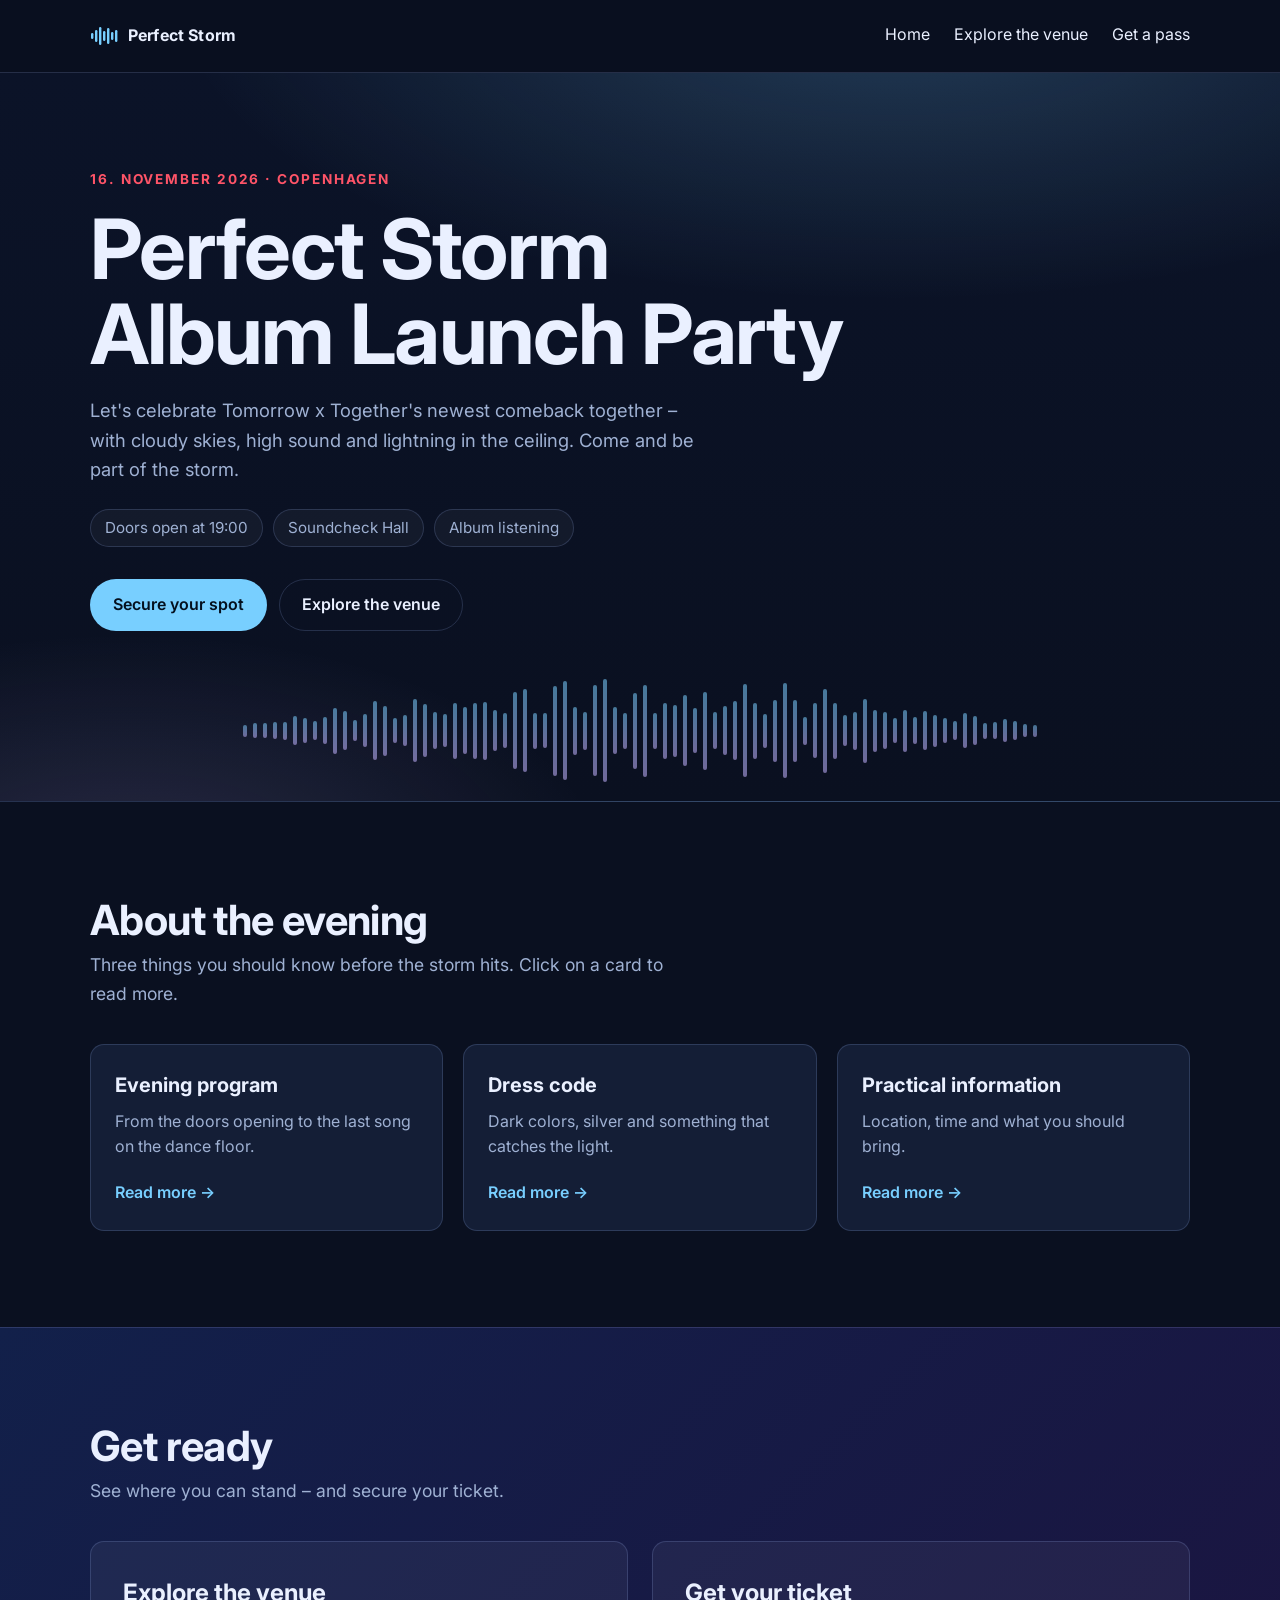
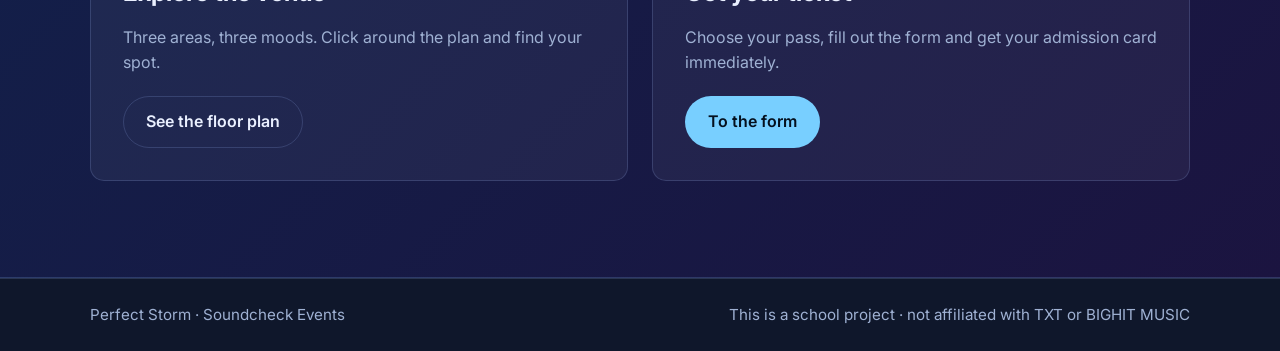
<file: Main_file/index.html>
<!doctype html>
<html lang="en">
  <head>
    <meta charset="utf-8" />
    <meta name="viewport" content="width=device-width, initial-scale=1" />
    <title>Home | Perfect Storm Launch Party</title>
    <meta name="description" content="Launch party for TXT's nye album PERFECT STORM – med albumlytning, lys og dans." />
    <link rel="preconnect" href="https://fonts.googleapis.com" />
    <link rel="preconnect" href="https://fonts.gstatic.com" crossorigin />
    <link href="https://fonts.googleapis.com/css2?family=Inter:wght@400;500;600;700;800&display=swap" rel="stylesheet" />
    <link rel="stylesheet" href="css/style.css" />
    <script src="js/config.js" defer></script>
    <script src="js/components.js" defer></script>
    <script src="js/forside.js" defer></script>
  </head>
  <body data-page="forside">
    <div id="site-header"></div>

    <main id="main">
      <!-- Hero -->
      <section class="hero" aria-labelledby="hero-title">
        <div class="container hero-inner">
          <p class="eyebrow">16. november 2026 · Copenhagen</p>
          <h1 id="hero-title">Perfect Storm<br />Album Launch Party</h1>
          <p class="lead">Let's celebrate Tomorrow x Together's newest comeback together – with cloudy skies, high sound and lightning in the ceiling. Come and be part of the storm.</p>
          <ul class="chips">
            <li>Doors open at 19:00</li>
            <li>Soundcheck Hall</li>
            <li>Album listening</li>
          </ul>
          <div class="hero-actions">
            <a class="btn btn-primary" href="formular.html">Secure your spot</a>
            <a class="btn btn-ghost" href="svg.html">Explore the venue</a>
          </div>
        </div>
        <div class="hero-wave" aria-hidden="true"></div>
      </section>

      <!-- Section with popup-articles -->
      <section class="section" aria-labelledby="about-title">
        <div class="container">
          <div class="section-head">
            <h2 id="about-title">About the evening</h2>
            <p class="sub">Three things you should know before the storm hits. Click on a card to read more.</p>
          </div>
          <div class="cards">
            <button class="card" type="button" data-popup="popup-program" aria-haspopup="dialog">
              <h3>Evening program</h3>
              <p>From the doors opening to the last song on the dance floor.</p>
              <span class="more">Read more →</span>
            </button>
            <button class="card" type="button" data-popup="popup-dresscode" aria-haspopup="dialog">
              <h3>Dress code</h3>
              <p>Dark colors, silver and something that catches the light.</p>
              <span class="more">Read more →</span>
            </button>
            <button class="card" type="button" data-popup="popup-praktisk" aria-haspopup="dialog">
              <h3>Practical information</h3>
              <p>Location, time and what you should bring.</p>
              <span class="more">Read more →</span>
            </button>
          </div>
        </div>
      </section>

      <!-- Teaser for the SVG -->
      <section class="section band" aria-labelledby="teaser-title">
        <div class="container">
          <div class="section-head">
            <h2 id="teaser-title">Get ready</h2>
            <p class="sub">See where you can stand – and secure your ticket.</p>
          </div>
          <div class="teasers">
            <article class="teaser">
              <h3>Explore the venue</h3>
              <p>Three areas, three moods. Click around the plan and find your spot.</p>
              <a class="btn btn-ghost" href="svg.html">See the floor plan</a>
            </article>
            <article class="teaser">
              <h3>Get your ticket</h3>
              <p>Choose your pass, fill out the form and get your admission card immediately.</p>
              <a class="btn btn-primary" href="formular.html">To the form</a>
            </article>
          </div>
        </div>
      </section>
    </main>

    <div id="site-footer"></div>

    <!-- Popup -->
    <dialog class="popup" id="popup-program" aria-labelledby="popup-program-title">
      <div class="popup-body">
        <button class="popup-close" type="button" data-close aria-label="Close">×</button>
        <article>
          <p class="eyebrow">Article</p>
          <h2 id="popup-program-title">Evening program</h2>
          <p>We start gently and end with bass in the chest.</p>
          <ul class="timeline">
            <li><time>19.00</time><span>The doors open. Welcome drink and pictures by the photo wall.</span></li>
            <li><time>20.00</time><span>The lights go down, and we play the entire album from start to finish.</span></li>
            <li><time>21.15</time><span>The dance floor opens with songs from the entire TXT universe.</span></li>
            <li><time>23.00</time><span>The last song. Thank you for tonight.</span></li>
          </ul>
        </article>
      </div>
    </dialog>

    <dialog class="popup" id="popup-dresscode" aria-labelledby="popup-dresscode-title">
      <div class="popup-body">
        <button class="popup-close" type="button" data-close aria-label="Close">×</button>
        <article>
          <p class="eyebrow">Article</p>
          <h2 id="popup-dresscode-title">Dresscode: Stormy</h2>
          <p>There are no strict rules, but the evening's atmosphere is dark, blue and slightly eerie.</p>
          <ul class="facts">
            <li>Colors: midnight blue, black, silver, purple and white details.</li>
            <li>Things that catch the light: glitter, metal, lacquer or light fabrics.</li>
            <li>Feathers, wings or a tiara are very welcome.</li>
            <li>Choose clothes and shoes you can dance in.</li>
          </ul>
        </article>
      </div>
    </dialog>

    <dialog class="popup" id="popup-praktisk" aria-labelledby="popup-praktisk-title">
      <div class="popup-body">
        <button class="popup-close" type="button" data-close aria-label="Close">×</button>
        <article>
          <p class="eyebrow">Article</p>
          <h2 id="popup-praktisk-title">Practical information</h2>
          <ul class="facts">
            <li><strong>When:</strong> November 16, 2026, doors open at 7:00 PM.</li>
            <li><strong>Where:</strong> Soundcheck Hall, Copenhagen.</li>
            <li><strong>Admission:</strong> You need to use your ticket. Get it from the <a class="text-link" href="formular.html">form</a>, and show it on the screen or print it.</li>
            <li><strong>Guests:</strong> You can bring up to three friends with you on the same ticket.</li>
          </ul>
        </article>
      </div>
    </dialog>
  </body>
</html>
</file>
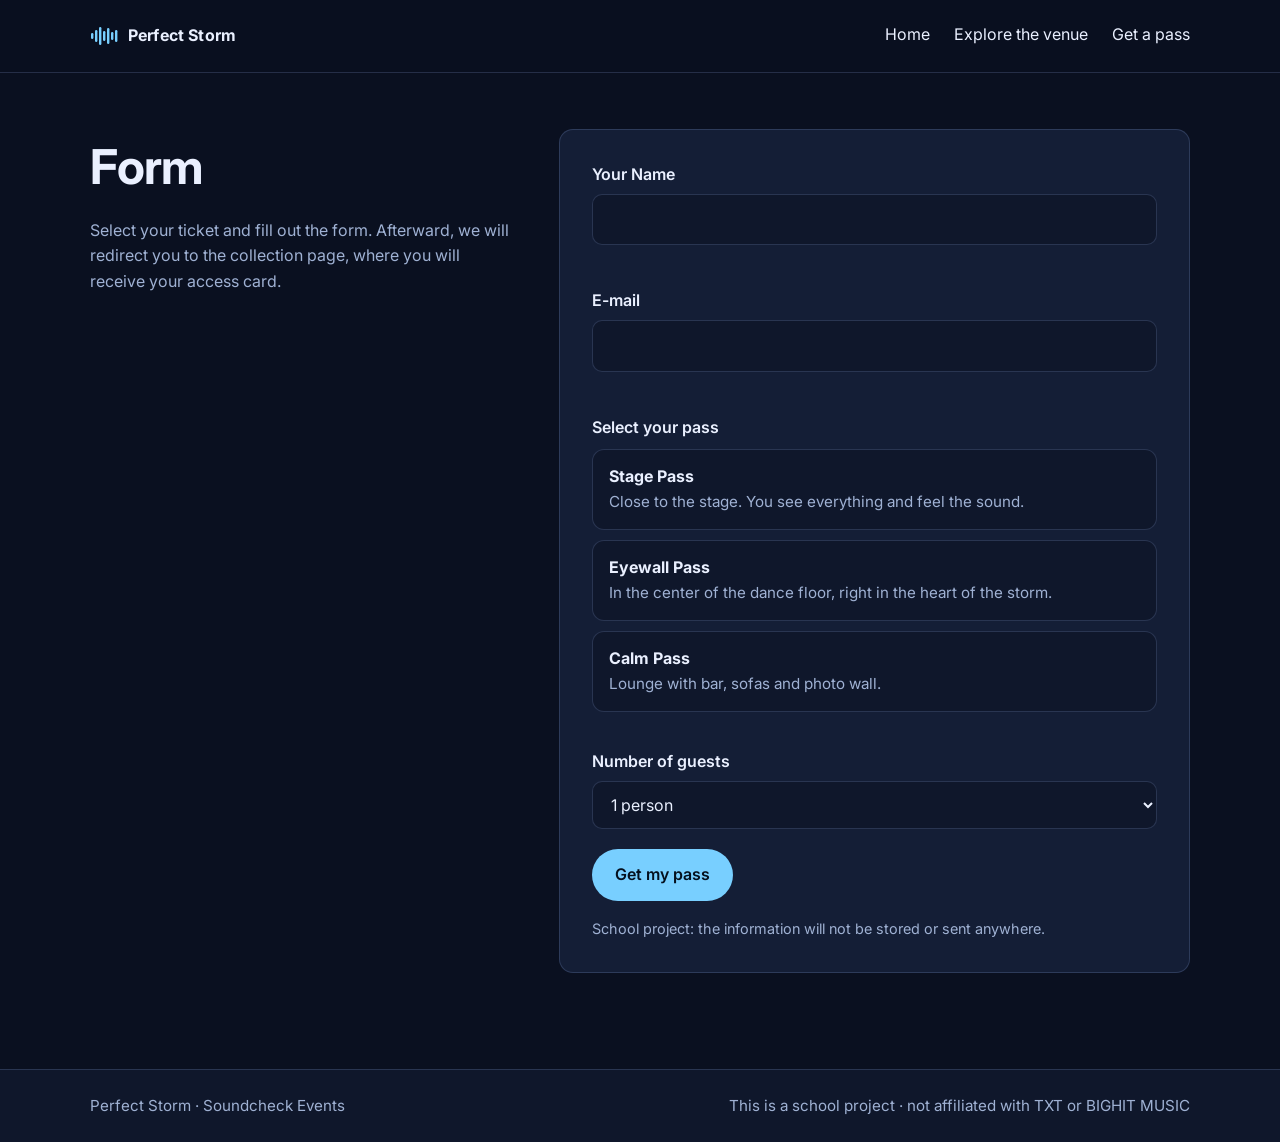
<file: Main_file/formular.html>
<!doctype html>
<html lang="en">
  <head>
    <meta charset="utf-8" />
    <meta name="viewport" content="width=device-width, initial-scale=1" />
    <title>Form | Perfect Storm Launch Party</title>
    <meta name="description" content="Get your ticket for the Perfect Storm Launch Party." />
    <link rel="preconnect" href="https://fonts.googleapis.com" />
    <link rel="preconnect" href="https://fonts.gstatic.com" crossorigin />
    <link href="https://fonts.googleapis.com/css2?family=Inter:wght@400;500;600;700;800&display=swap" rel="stylesheet" />
    <link rel="stylesheet" href="css/style.css" />
    <script src="js/config.js" defer></script>
    <script src="js/components.js" defer></script>
    <script src="js/formular.js" defer></script>
  </head>
  <body data-page="formular">
    <div id="site-header"></div>

    <main id="main" class="page">
      <div class="container split">
        <div>
          <h1>Form</h1>
          <p class="intro">Select your ticket and fill out the form. Afterward, we will redirect you to the collection page, where you will receive your access card.</p>
        </div>

        <form id="rsvp" class="form-card" novalidate>
          <div class="field">
            <label for="guest-name">Your Name</label>
            <input id="guest-name" name="guest" type="text" autocomplete="name" maxlength="60" required aria-describedby="err-guest" />
            <p class="error" id="err-guest" aria-live="polite"></p>
          </div>

          <div class="field">
            <label for="guest-email">E-mail</label>
            <input id="guest-email" name="email" type="email" autocomplete="email" required aria-describedby="err-email" />
            <p class="error" id="err-email" aria-live="polite"></p>
          </div>

          <fieldset aria-describedby="err-pass">
            <legend>Select your pass</legend>
            <div class="pass-options">
              <label class="pass-option">
                <input type="radio" name="pass" value="stage" />
                <span class="pass-box"><strong>Stage Pass</strong><small>Close to the stage. You see everything and feel the sound.</small></span>
              </label>
              <label class="pass-option">
                <input type="radio" name="pass" value="floor" />
                <span class="pass-box"><strong>Eyewall Pass</strong><small>In the center of the dance floor, right in the heart of the storm.</small></span>
              </label>
              <label class="pass-option">
                <input type="radio" name="pass" value="lounge" />
                <span class="pass-box"><strong>Calm Pass</strong><small>Lounge with bar, sofas and photo wall.</small></span>
              </label>
            </div>
            <p class="error" id="err-pass" aria-live="polite"></p>
          </fieldset>

          <div class="field">
            <label for="guests">Number of guests</label>
            <select id="guests" name="guests">
              <option value="1">1 person</option>
              <option value="2">2 people</option>
              <option value="3">3 people</option>
              <option value="4">4 people</option>
            </select>
          </div>

          <button class="btn btn-primary" type="submit">Get my pass</button>
          <p class="form-note">School project: the information will not be stored or sent anywhere.</p>
        </form>
      </div>
    </main>

    <div id="site-footer"></div>
  </body>
</html>
</file>
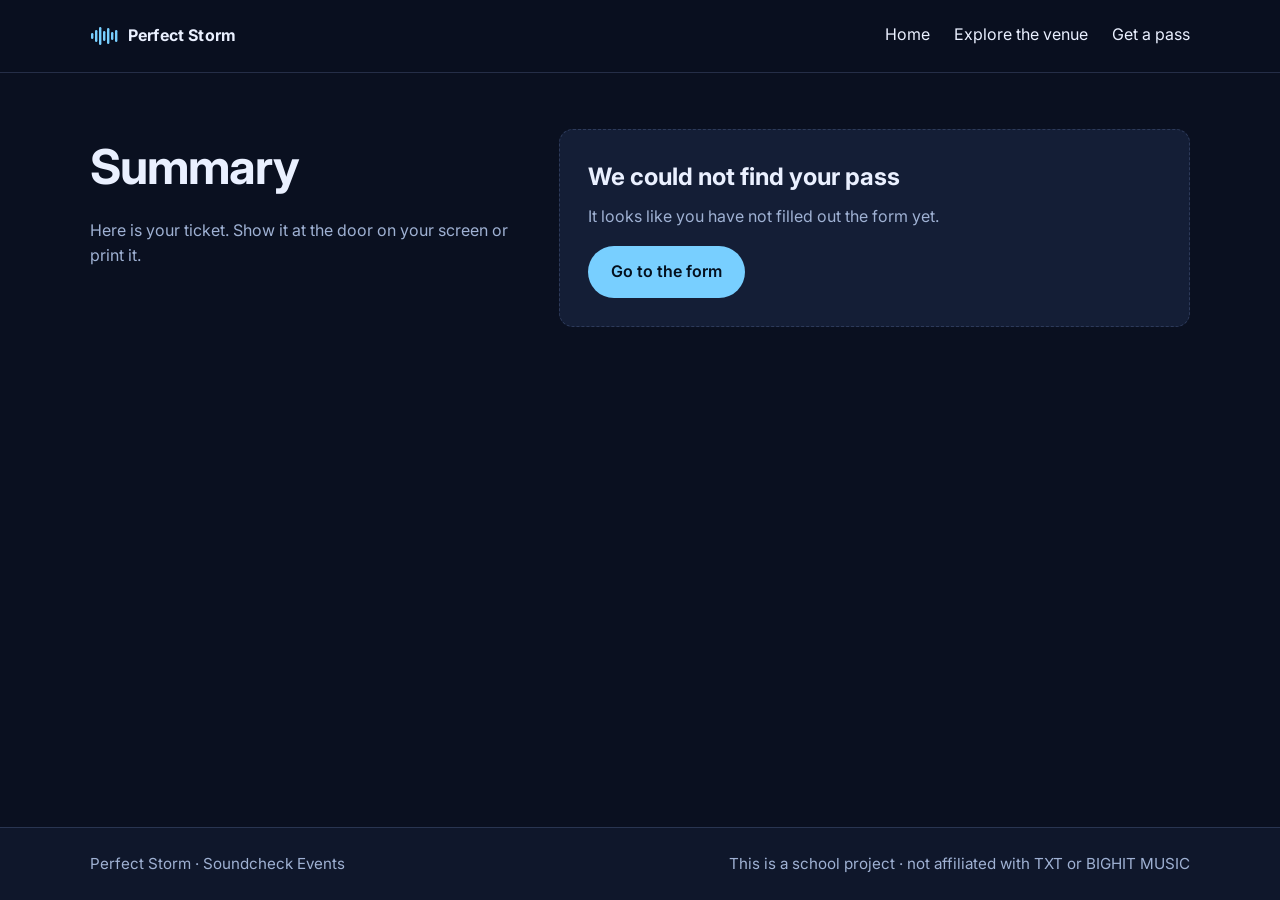
<file: Main_file/Summary.html>
<!doctype html>
<html lang="en">
  <head>
    <meta charset="utf-8" />
    <meta name="viewport" content="width=device-width, initial-scale=1" />
    <title>Summary | Perfect Storm Launch Party</title>
    <meta name="description" content="Your pass for the Perfect Storm Launch Party." />
    <link rel="preconnect" href="https://fonts.googleapis.com" />
    <link rel="preconnect" href="https://fonts.gstatic.com" crossorigin />
    <link href="https://fonts.googleapis.com/css2?family=Inter:wght@400;500;600;700;800&display=swap" rel="stylesheet" />
    <link rel="stylesheet" href="css/style.css" />
    <script src="js/config.js" defer></script>
    <script src="js/components.js" defer></script>
    <script src="js/opsamling.js" defer></script>
  </head>
  <body data-page="summary">
    <div id="site-header"></div>

    <main id="main" class="page">
      <div class="container split">
        <div class="no-print">
          <h1>Summary</h1>
          <p class="intro">Here is your ticket. Show it at the door on your screen or print it.</p>
        </div>

        <div id="pass-output" aria-live="polite">
          <noscript>The page needs JavaScript to display your ticket.</noscript>
        </div>
      </div>
    </main>

    <div id="site-footer"></div>
  </body>
</html>
</file>
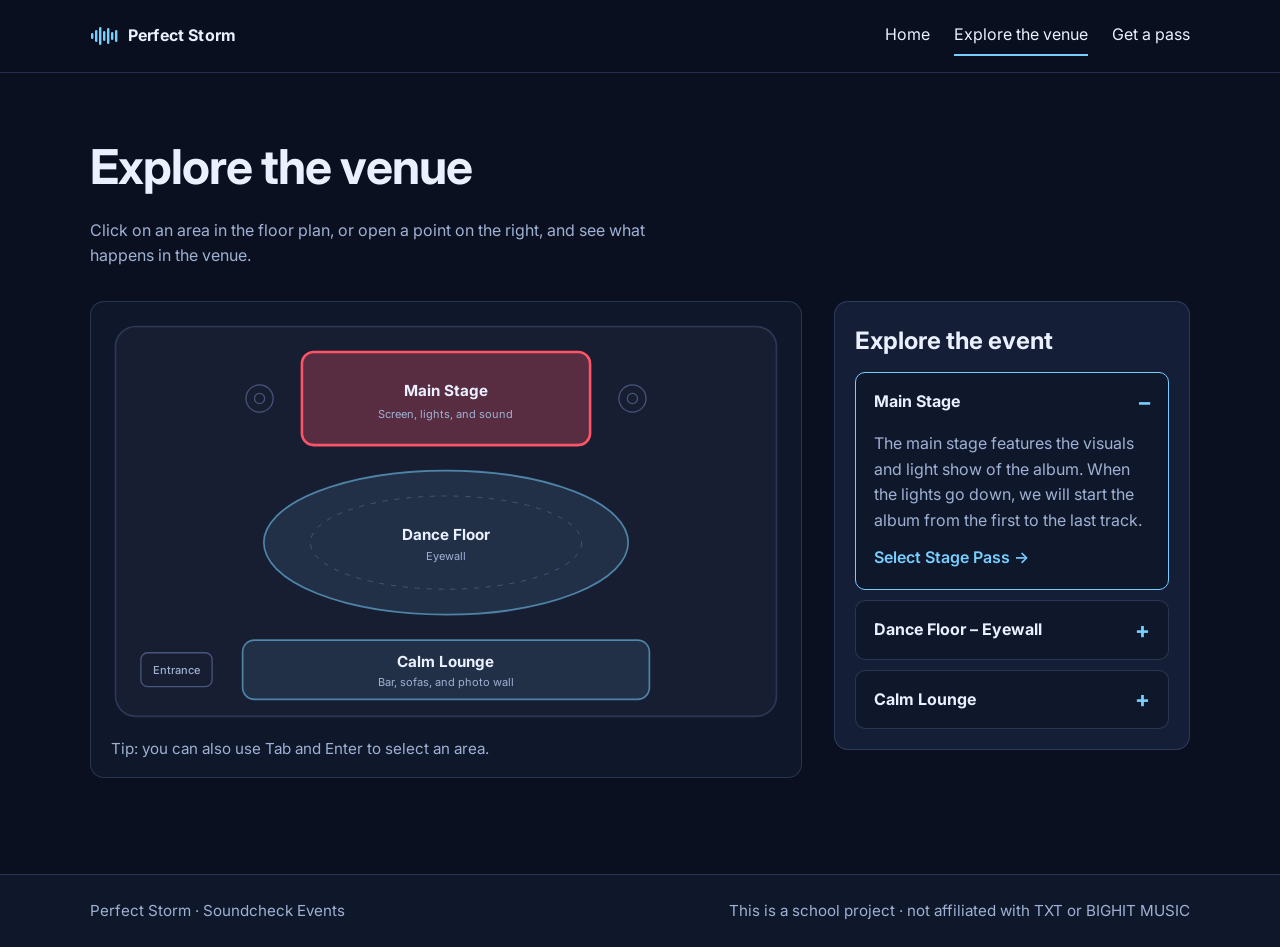
<file: Main_file/svg.html>
<!doctype html>
<html lang="en">
<head>
  <meta charset="utf-8">
  <meta name="viewport" content="width=device-width, initial-scale=1">
  <title>Interactive SVG | Perfect Storm Launch Party</title>
  <meta name="description" content="Interactive floor plan of the venue with three areas. Click and explore.">
  <link rel="preconnect" href="https://fonts.googleapis.com">
  <link rel="preconnect" href="https://fonts.gstatic.com" crossorigin>
  <link href="https://fonts.googleapis.com/css2?family=Inter:wght@400;500;600;700;800&display=swap" rel="stylesheet">
  <link rel="stylesheet" href="css/style.css">
  <script src="js/config.js" defer></script>
  <script src="js/components.js" defer></script>
  <script src="js/interactive-svg.js" defer></script>
</head>
<body data-page="svg">

  <div id="site-header"></div>

  <main id="main" class="page">
    <div class="container">
      <h1>Explore the venue</h1>
      <p class="intro">Click on an area in the floor plan, or open a point on the right, and see what happens in the venue.</p>

      <div class="explore">

        <div class="svg-panel">
          <!--
            Your SVG: every clickable area is a <g class="zone" data-zone="...">.
            The key in data-zone must match the data-zone on the point in the accordion to the right.
          -->
          <svg id="venue-map" viewBox="0 0 800 480" xmlns="http://www.w3.org/2000/svg" role="group" aria-label="Floor plan of the venue with three areas: the stage, dance floor, and lounge">

            <rect class="room" x="10" y="10" width="780" height="460" rx="24"/>

            <!-- Decor (not clickable): speakers and entrance -->
            <circle class="decor" cx="180" cy="95" r="16"/>
            <circle class="decor" cx="180" cy="95" r="6"/>
            <circle class="decor" cx="620" cy="95" r="16"/>
            <circle class="decor" cx="620" cy="95" r="6"/>
            <rect class="decor" x="40" y="395" width="84" height="40" rx="8"/>
            <text class="decor-label" x="82" y="420" text-anchor="middle">Entrance</text>

            <!-- Area 1: stage -->
            <g class="zone" data-zone="stage" role="button" tabindex="0" aria-pressed="false" aria-label="Main Stage">
              <rect class="shape" x="230" y="40" width="340" height="110" rx="14"/>
              <text x="400" y="92" text-anchor="middle">Main Stage</text>
              <text class="zone-sub" x="400" y="118" text-anchor="middle">Screen, lights, and sound</text>
            </g>

            <!-- Area 2: dance floor -->
            <g class="zone" data-zone="floor" role="button" tabindex="0" aria-pressed="false" aria-label="Dance Floor, Eyewall">
              <ellipse class="shape" cx="400" cy="265" rx="215" ry="85"/>
              <ellipse class="ring" cx="400" cy="265" rx="160" ry="55"/>
              <text x="400" y="262" text-anchor="middle">Dance Floor</text>
              <text class="zone-sub" x="400" y="286" text-anchor="middle">Eyewall</text>
            </g>

            <!-- Area 3: lounge -->
            <g class="zone" data-zone="lounge" role="button" tabindex="0" aria-pressed="false" aria-label="Calm Lounge">
              <rect class="shape" x="160" y="380" width="480" height="70" rx="14"/>
              <text x="400" y="412" text-anchor="middle">Calm Lounge</text>
              <text class="zone-sub" x="400" y="434" text-anchor="middle">Bar, sofas, and photo wall</text>
            </g>

          </svg>
          <p class="map-hint">Tip: you can also use Tab and Enter to select an area.</p>
        </div>

        <section class="accordion" aria-labelledby="acc-title">
          <h2 id="acc-title">Explore the event</h2>

          <div class="acc-item is-open" data-zone="stage">
            <h3 class="acc-head">
              <button class="acc-btn" type="button" id="acc-btn-stage" aria-expanded="true" aria-controls="acc-panel-stage">Main Stage</button>
            </h3>
            <div class="acc-panel" id="acc-panel-stage" role="region" aria-labelledby="acc-btn-stage">
              <p>The main stage features the visuals and light show of the album. When the lights go down, we will start the album from the first to the last track.</p>
              <a class="text-link" href="formular.html?pass=stage">Select Stage Pass →</a>
            </div>
          </div>

          <div class="acc-item" data-zone="floor">
            <h3 class="acc-head">
              <button class="acc-btn" type="button" id="acc-btn-floor" aria-expanded="false" aria-controls="acc-panel-floor">Dance Floor – Eyewall</button>
            </h3>
            <div class="acc-panel" id="acc-panel-floor" role="region" aria-labelledby="acc-btn-floor" hidden>
              <p>In the middle of the storm's eye. Here you feel the bass in your chest, and after the listening party we open up for dancing.</p>
              <a class="text-link" href="formular.html?pass=floor">Select Eyewall Pass →</a>
            </div>
          </div>

          <div class="acc-item" data-zone="lounge">
            <h3 class="acc-head">
              <button class="acc-btn" type="button" id="acc-btn-lounge" aria-expanded="false" aria-controls="acc-panel-lounge">Calm Lounge</button>
            </h3>
            <div class="acc-panel" id="acc-panel-lounge" role="region" aria-labelledby="acc-btn-lounge" hidden>
              <p>A quiet corner with a bar, sofas and a photo wall. Perfect when you want a picture, something to drink or just talk about the album.</p>
              <a class="text-link" href="formular.html?pass=lounge">Select Calm Pass →</a>
            </div>
          </div>
        </section>

      </div>
    </div>
  </main>

  <div id="site-footer"></div>

</body>
</html>
</file>
<file: Main_file/css/style.css>
/* Perfect Storm Launch Party – Tema 4
  
   CSS-styling til webstedet. */  
:root {
  --bg: #0a1020;
  --bg-soft: #0f172b;
  --surface: #141e36;
  --surface-2: #1a2745;
  --line: rgba(160, 190, 255, 0.18);
  --text: #eaf0ff;
  --muted: #9fb1d3;
  --accent: #78cfff;
  --accent-ink: #04101e;
  --lilac: #c4b2ff;
  --red: #ff5468;
  --radius: 14px;
  --max: 1100px;
  --gutter: clamp(20px, 5vw, 40px);
  --font: "Inter", system-ui, -apple-system, "Segoe UI", Roboto, sans-serif;
}

*,
*::before,
*::after { box-sizing: border-box; }

[hidden] { display: none !important; }

html { scroll-behavior: smooth; }

body {
  margin: 0;
  min-height: 100vh;
  display: flex;
  flex-direction: column;
  background: var(--bg);
  color: var(--text);
  font-family: var(--font);
  line-height: 1.6;
  -webkit-font-smoothing: antialiased;
}

body:has(dialog[open]) { overflow: hidden; }

main { flex: 1; }
svg { display: block; }
a { color: inherit; }

:focus-visible {
  outline: 3px solid var(--lilac);
  outline-offset: 3px;
}

.container {
  width: min(100% - 2 * var(--gutter), var(--max));
  margin-inline: auto;
}

.skip-link {
  position: absolute;
  left: -999px;
  top: 8px;
  z-index: 100;
  padding: 8px 14px;
  border-radius: 8px;
  background: var(--accent);
  color: var(--accent-ink);
  font-weight: 600;
}
.skip-link:focus { left: 8px; }

/* ---------- Header ---------- */

.site-header {
  position: sticky;
  top: 0;
  z-index: 50;
  background: rgba(10, 16, 32, 0.86);
  backdrop-filter: blur(10px);
  -webkit-backdrop-filter: blur(10px);
  border-bottom: 1px solid var(--line);
}

.header-inner {
  display: flex;
  align-items: center;
  justify-content: space-between;
  gap: 16px;
  min-height: 72px;
}

.brand {
  display: flex;
  align-items: center;
  gap: 10px;
  font-weight: 700;
  letter-spacing: 0.01em;
  text-decoration: none;
}
.brand-mark { width: 28px; height: 20px; color: var(--accent); }

.site-nav ul {
  display: flex;
  gap: 24px;
  margin: 0;
  padding: 0;
  list-style: none;
}
.site-nav a {
  display: inline-block;
  padding: 6px 0;
  border-bottom: 2px solid transparent;
  text-decoration: none;
}
.site-nav a:hover { border-color: var(--line); }
.site-nav a[aria-current="page"] { border-color: var(--accent); }

.menu-btn {
  display: none;
  padding: 8px 16px;
  border: 1px solid var(--line);
  border-radius: 8px;
  background: var(--surface);
  color: var(--text);
  font: inherit;
  cursor: pointer;
}

@media (max-width: 720px) {
  .menu-btn { display: inline-flex; }
  .site-nav {
    display: none;
    position: absolute;
    top: 100%;
    left: 0;
    right: 0;
    padding: 8px var(--gutter) 16px;
    background: var(--bg-soft);
    border-bottom: 1px solid var(--line);
  }
  .site-header[data-open="true"] .site-nav { display: block; }
  .site-nav ul { flex-direction: column; gap: 0; }
  .site-nav a { display: block; padding: 12px 0; }
}

/* ---------- Footer ---------- */

.site-footer {
  padding-block: 24px;
  border-top: 1px solid var(--line);
  background: var(--bg-soft);
  color: var(--muted);
  font-size: 0.95rem;
}
.footer-inner {
  display: flex;
  flex-wrap: wrap;
  justify-content: space-between;
  gap: 8px 24px;
}

/* ---------- Buttons ---------- */

.btn {
  display: inline-flex;
  align-items: center;
  gap: 8px;
  padding: 12px 22px;
  border: 1px solid transparent;
  border-radius: 999px;
  font: inherit;
  font-weight: 600;
  text-decoration: none;
  cursor: pointer;
  transition: transform 0.15s, background 0.15s;
}
.btn-primary { background: var(--accent); color: var(--accent-ink); }
.btn-primary:hover { background: #9fdcff; transform: translateY(-1px); }
.btn-ghost { border-color: var(--line); background: transparent; color: var(--text); }
.btn-ghost:hover { background: rgba(255, 255, 255, 0.06); }

.text-link {
  color: var(--accent);
  font-weight: 600;
  text-decoration: none;
  border-bottom: 1px solid transparent;
}
.text-link:hover { border-color: currentColor; }

.eyebrow {
  margin: 0 0 16px;
  color: var(--red);
  font-size: 0.85rem;
  font-weight: 700;
  letter-spacing: 0.14em;
  text-transform: uppercase;
}

/* ---------- Hero full width ---------- */

.hero {
  position: relative;
  display: grid;
  align-items: center;
  min-height: min(78vh, 720px);
  overflow: hidden;
  border-bottom: 1px solid var(--line);
  background:
    radial-gradient(1200px 500px at 70% -10%, rgba(120, 207, 255, 0.22), transparent 60%),
    radial-gradient(800px 400px at 10% 110%, rgba(196, 178, 255, 0.16), transparent 60%),
    linear-gradient(180deg, #0b1328 0%, #0a1020 100%);
}
.hero-inner { position: relative; z-index: 1; padding-block: 96px 170px; }
.hero h1 {
  margin: 0 0 20px;
  font-size: clamp(2.6rem, 7vw, 5.2rem);
  line-height: 1.02;
  letter-spacing: -0.02em;
}
.hero .lead {
  max-width: 52ch;
  margin: 0 0 24px;
  color: var(--muted);
  font-size: 1.15rem;
}
.chips {
  display: flex;
  flex-wrap: wrap;
  gap: 10px;
  margin: 0 0 32px;
  padding: 0;
  list-style: none;
}
.chips li {
  padding: 6px 14px;
  border: 1px solid var(--line);
  border-radius: 999px;
  background: rgba(255, 255, 255, 0.04);
  color: var(--muted);
  font-size: 0.95rem;
}
.hero-actions { display: flex; flex-wrap: wrap; gap: 12px; }

.hero-wave {
  position: absolute;
  inset: auto 0 0 0;
  height: 140px;
  display: flex;
  align-items: center;
  justify-content: center;
  gap: 6px;
  overflow: hidden;
  opacity: 0.55;
  -webkit-mask-image: linear-gradient(90deg, transparent, #000 20%, #000 80%, transparent);
  mask-image: linear-gradient(90deg, transparent, #000 20%, #000 80%, transparent);
}
.hero-wave span {
  flex: none;
  width: 4px;
  height: var(--h);
  border-radius: 4px;
  background: linear-gradient(180deg, var(--accent), var(--lilac));
  animation: pulse 2.4s ease-in-out infinite;
  animation-delay: var(--d);
}
@keyframes pulse {
  0%, 100% { transform: scaleY(0.55); }
  50% { transform: scaleY(1); }
}

@media (prefers-reduced-motion: reduce) {
  html { scroll-behavior: auto; }
  .hero-wave span { animation: none; }
  .btn, .card { transition: none; }
}

/* ---------- Sections and Cards ---------- */

.section { padding-block: clamp(56px, 9vw, 96px); }
.section-head { max-width: 60ch; margin-bottom: 36px; }
.section h2 {
  margin: 0 0 8px;
  font-size: clamp(1.8rem, 4vw, 2.6rem);
  line-height: 1.1;
  letter-spacing: -0.015em;
}
.section .sub { margin: 0; color: var(--muted); font-size: 1.1rem; }

.cards {
  display: grid;
  grid-template-columns: repeat(auto-fit, minmax(240px, 1fr));
  gap: 20px;
}
.card {
  display: flex;
  flex-direction: column;
  gap: 8px;
  padding: 24px;
  border: 1px solid var(--line);
  border-radius: var(--radius);
  background: var(--surface);
  color: inherit;
  font: inherit;
  text-align: left;
  cursor: pointer;
  transition: border-color 0.2s, transform 0.2s, background 0.2s;
}
.card:hover { border-color: var(--accent); background: var(--surface-2); transform: translateY(-3px); }
.card h3 { margin: 0; font-size: 1.25rem; }
.card p { margin: 0; color: var(--muted); }
.card .more { margin-top: auto; padding-top: 12px; color: var(--accent); font-weight: 600; }

.band {
  border-block: 1px solid var(--line);
  background: linear-gradient(135deg, #12204a, #1b1440);
}
.teasers {
  display: grid;
  grid-template-columns: repeat(auto-fit, minmax(280px, 1fr));
  gap: 24px;
}
.teaser {
  display: flex;
  flex-direction: column;
  align-items: flex-start;
  gap: 12px;
  padding: 32px;
  border: 1px solid var(--line);
  border-radius: var(--radius);
  background: rgba(255, 255, 255, 0.05);
}
.teaser h3 { margin: 0; font-size: 1.5rem; }
.teaser p { margin: 0 0 8px; color: var(--muted); }

/* ---------- Popup Articles ---------- */

dialog.popup {
  width: min(640px, calc(100% - 32px));
  max-height: min(86vh, 760px);
  padding: 0;
  overflow: auto;
  border: 1px solid var(--line);
  border-radius: 18px;
  background: var(--surface);
  color: var(--text);
  box-shadow: 0 30px 80px rgba(0, 0, 0, 0.6);
}
dialog.popup::backdrop {
  background: rgba(3, 7, 18, 0.7);
  backdrop-filter: blur(4px);
}
.popup-body { position: relative; padding: clamp(24px, 5vw, 40px); }
.popup-body h2 { margin: 0 0 12px; font-size: 1.9rem; line-height: 1.15; }
.popup-body p { color: var(--muted); }
.popup-close {
  position: absolute;
  top: 14px;
  right: 14px;
  width: 40px;
  height: 40px;
  border: 1px solid var(--line);
  border-radius: 50%;
  background: var(--bg-soft);
  color: var(--text);
  font-size: 1.4rem;
  line-height: 1;
  cursor: pointer;
}
.popup-close:hover { border-color: var(--accent); }

.timeline { display: grid; gap: 12px; margin: 20px 0 0; padding: 0; list-style: none; }
.timeline li { display: grid; grid-template-columns: 72px 1fr; gap: 12px; }
.timeline time { color: var(--accent); font-weight: 700; }
.facts { margin: 16px 0 0; padding-left: 20px; color: var(--muted); }
.facts li { margin-bottom: 6px; }

/* ---------- Underpages ---------- */

.page { padding-block: 56px 96px; }
.page h1 { margin: 0 0 12px; font-size: clamp(2rem, 5vw, 3rem); letter-spacing: -0.02em; }
.page .intro { max-width: 60ch; margin: 0; color: var(--muted); }

.split {
  display: grid;
  grid-template-columns: minmax(0, 1fr) minmax(0, 1.5fr);
  gap: 48px;
  align-items: start;
}
@media (max-width: 860px) { .split { grid-template-columns: 1fr; gap: 28px; } }

/* ---------- Interactive SVG ---------- */

.explore {
  display: grid;
  grid-template-columns: minmax(0, 2fr) minmax(0, 1fr);
  gap: 32px;
  align-items: start;
  margin-top: 32px;
}
@media (max-width: 900px) { .explore { grid-template-columns: 1fr; } }

.svg-panel {
  padding: 16px;
  border: 1px solid var(--line);
  border-radius: var(--radius);
  background: var(--bg-soft);
}
.svg-panel svg { width: 100%; height: auto; }
.map-hint { margin: 12px 4px 0; color: var(--muted); font-size: 0.95rem; }

.room { fill: rgba(255, 255, 255, 0.03); stroke: var(--line); stroke-width: 2; }
.decor { fill: none; stroke: rgba(160, 190, 255, 0.35); stroke-width: 1.5; }
.decor-label { fill: var(--muted); font: 500 13px var(--font); }

.zone { cursor: pointer; outline: none; }
.zone .shape {
  fill: rgba(120, 207, 255, 0.1);
  stroke: rgba(120, 207, 255, 0.55);
  stroke-width: 2;
  transition: fill 0.2s, stroke 0.2s, stroke-width 0.2s;
}
.zone .ring {
  fill: none;
  stroke: rgba(160, 190, 255, 0.3);
  stroke-dasharray: 6 8;
  pointer-events: none;
}
.zone text { fill: var(--text); font: 700 18px var(--font); pointer-events: none; }
.zone .zone-sub { fill: var(--muted); font-weight: 400; font-size: 13px; }
.zone:hover .shape,
.zone.is-hover .shape { fill: rgba(120, 207, 255, 0.25); }
.zone.is-active .shape { fill: rgba(255, 84, 104, 0.28); stroke: var(--red); stroke-width: 3; }
.zone:focus-visible .shape { stroke: var(--lilac); stroke-width: 4; }

.accordion {
  padding: 20px;
  border: 1px solid var(--line);
  border-radius: var(--radius);
  background: var(--surface);
}
.accordion > h2 { margin: 0 0 12px; font-size: 1.5rem; }
.acc-item {
  margin-top: 10px;
  overflow: hidden;
  border: 1px solid var(--line);
  border-radius: 10px;
  background: var(--bg-soft);
}
.acc-item.is-open,
.acc-item.is-hover { border-color: var(--accent); }
.acc-head { margin: 0; font-size: 1rem; }
.acc-btn {
  display: flex;
  align-items: center;
  justify-content: space-between;
  gap: 12px;
  width: 100%;
  padding: 16px 18px;
  border: 0;
  background: none;
  color: inherit;
  font: inherit;
  font-weight: 700;
  text-align: left;
  cursor: pointer;
}
.acc-btn::after { content: "+"; color: var(--accent); font-size: 1.4rem; line-height: 1; }
.acc-btn[aria-expanded="true"]::after { content: "–"; }
.acc-panel { padding: 0 18px 18px; color: var(--muted); }
.acc-panel p { margin: 0 0 12px; }

/* ---------- Formular ---------- */

.form-card {
  padding: clamp(20px, 4vw, 32px);
  border: 1px solid var(--line);
  border-radius: var(--radius);
  background: var(--surface);
}
.field { display: grid; gap: 6px; margin-bottom: 20px; }
label, legend { font-weight: 600; }
legend { padding: 0; }
input[type="text"],
input[type="email"],
select {
  width: 100%;
  padding: 12px 14px;
  border: 1px solid var(--line);
  border-radius: 10px;
  background: var(--bg-soft);
  color: var(--text);
  font: inherit;
}
input[aria-invalid="true"] { border-color: var(--red); }
input:focus-visible,
select:focus-visible { outline: 3px solid var(--lilac); outline-offset: 1px; }

fieldset { margin: 0 0 20px; padding: 0; border: 0; }
.pass-options { display: grid; gap: 10px; margin-top: 8px; }
.pass-option { position: relative; display: block; font-weight: 400; }
.pass-option input { position: absolute; inset: 0; margin: 0; opacity: 0; cursor: pointer; }
.pass-box {
  display: block;
  padding: 14px 16px;
  border: 1px solid var(--line);
  border-radius: 12px;
  background: var(--bg-soft);
  transition: border-color 0.2s, background 0.2s;
}
.pass-box strong { display: block; }
.pass-box small { color: var(--muted); font-size: 0.95rem; }
.pass-option:hover .pass-box { border-color: rgba(120, 207, 255, 0.5); }
.pass-option input:checked + .pass-box { border-color: var(--accent); background: rgba(120, 207, 255, 0.1); }
.pass-option input:focus-visible + .pass-box { outline: 3px solid var(--lilac); outline-offset: 2px; }

.error { min-height: 1.2em; margin: 0; color: #ff9aa6; font-size: 0.9rem; }
.form-note { margin: 16px 0 0; color: var(--muted); font-size: 0.9rem; }

/* ---------- Opsamling: passet ---------- */

.ticket {
  position: relative;
  display: grid;
  grid-template-columns: 1fr 200px;
  overflow: hidden;
  border: 1px solid var(--line);
  border-radius: 20px;
  background: linear-gradient(135deg, #15244d, #1d1546);
}
.ticket::before,
.ticket::after {
  content: "";
  position: absolute;
  right: 188px;
  width: 24px;
  height: 24px;
  border-radius: 50%;
  background: var(--bg);
}
.ticket::before { top: -12px; }
.ticket::after { bottom: -12px; }
.ticket-main { padding: 32px; }
.ticket-title { margin: 0 0 20px; font-size: 1.8rem; line-height: 1.15; letter-spacing: -0.01em; }
.ticket-details { display: grid; grid-template-columns: repeat(2, minmax(0, 1fr)); gap: 16px 20px; margin: 0; }
.ticket-details dt { color: var(--muted); font-size: 0.8rem; letter-spacing: 0.08em; text-transform: uppercase; }
.ticket-details dd { margin: 0; font-weight: 600; overflow-wrap: anywhere; }
.ticket-stub {
  display: flex;
  flex-direction: column;
  align-items: center;
  justify-content: center;
  gap: 12px;
  padding: 24px;
  border-left: 2px dashed var(--line);
  background: rgba(0, 0, 0, 0.18);
}
.barcode { width: 100%; height: auto; color: var(--text); }
.ticket-code { font-family: ui-monospace, SFMono-Regular, Menlo, monospace; font-size: 0.95rem; letter-spacing: 0.08em; }
.ticket-actions { display: flex; flex-wrap: wrap; gap: 12px; margin-top: 24px; }

@media (max-width: 640px) {
  .ticket { grid-template-columns: 1fr; }
  .ticket::before, .ticket::after { display: none; }
  .ticket-stub { border-left: 0; border-top: 2px dashed var(--line); }
  .ticket-details { grid-template-columns: 1fr; }
}

.empty-state {
  padding: 28px;
  border: 1px dashed var(--line);
  border-radius: var(--radius);
  background: var(--surface);
}
.empty-state h2 { margin: 0 0 8px; }
.empty-state p { margin: 0 0 16px; color: var(--muted); }

/* ---------- Print ---------- */

@media print {
  :root { --bg: #fff; --text: #000; --muted: #333; --line: #000; }
  .site-header, .site-footer, .no-print, .skip-link { display: none !important; }
  body { background: #fff; color: #000; }
  .ticket { background: #fff; border-color: #000; }
  .ticket::before, .ticket::after { background: #fff; }
  .ticket-stub { background: #fff; }
}
</file>
